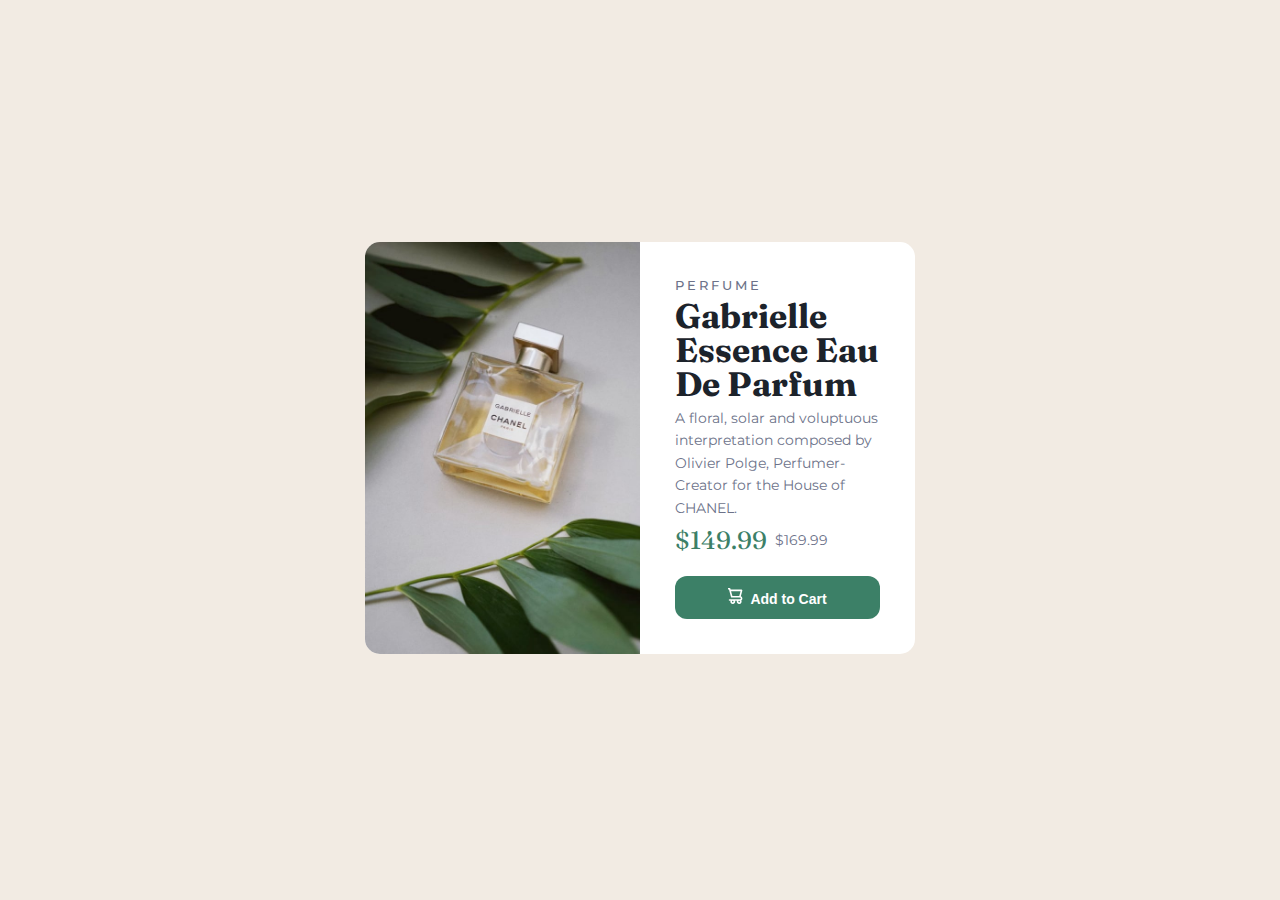
<file: index.html>
<!DOCTYPE html>
<html lang="en">
<head>
  <meta charset="UTF-8">
  <meta name="viewport" content="width=device-width, initial-scale=1.0">
  <link rel="stylesheet" href="style.css">
  <link rel="icon" type="image/png" sizes="32x32" href="./images/favicon-32x32.png">
  <title>Frontend Mentor | Product preview card component</title>
</head>
<body>
    <div class="container">
        <div class="grid">
            <div class="img">
                <img src="images/image-product-desktop.jpg" alt="">
            </div>
            <div class="card-content">
                <h6 class="pro-cat">Perfume</h6>
                <h2 class="pro-name">Gabrielle Essence Eau De Parfum</h2>
                <p class="pro-des">A floral, solar and voluptuous interpretation composed by Olivier Polge, 
                  Perfumer-Creator for the House of CHANEL.</p>
                <div class="price">
                    <p class="current-price">$149.99</p>
                    <p class="old-price">$169.99</p>
                </div>
                <button class="cta"><img src="images/icon-cart.svg" alt="icon-cart">Add to Cart</button>
            </div>
        </div>
    </div>
</body>
</html>
</file>
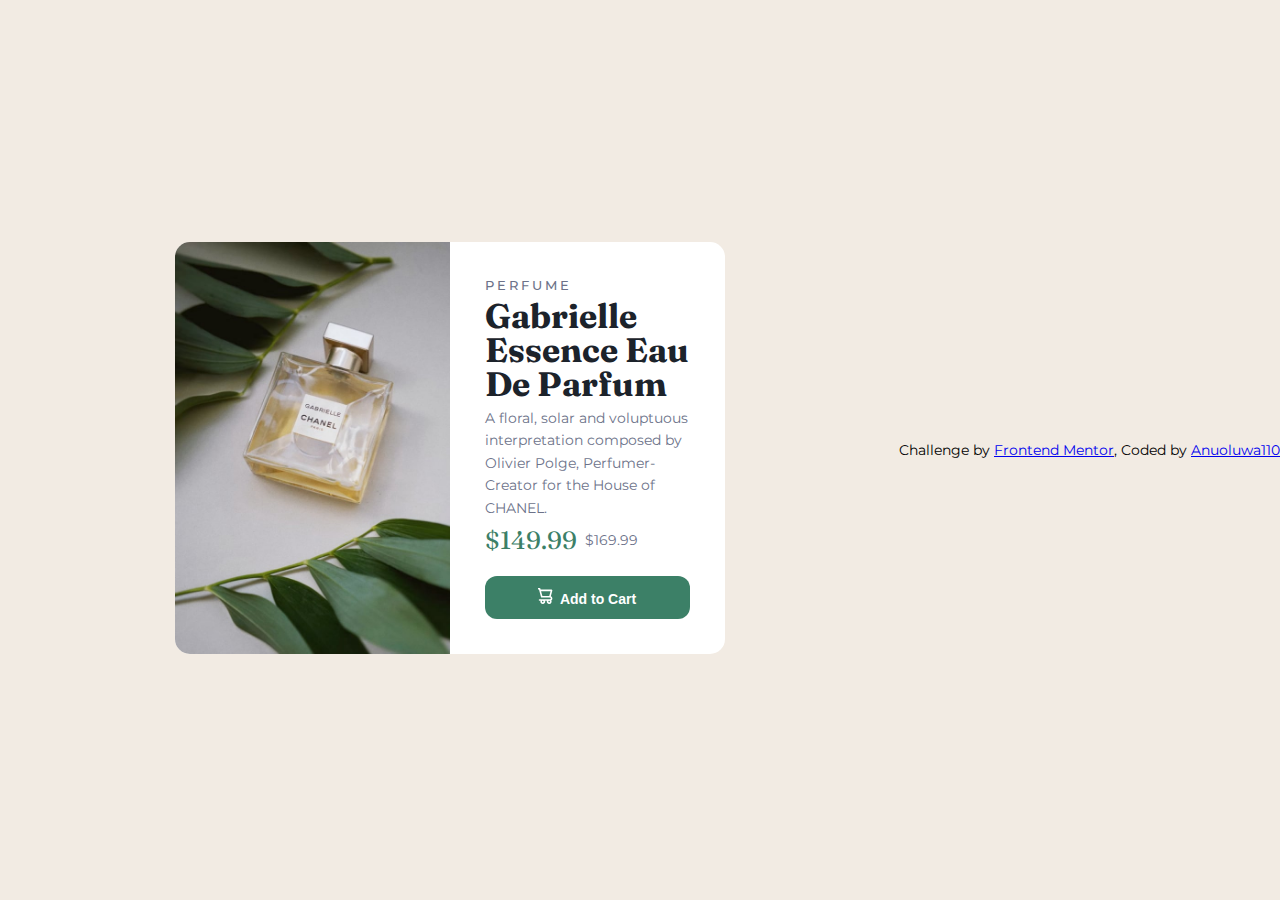
<file: index.html.html>
<!DOCTYPE html>
<html lang="en">
<head>
  <meta charset="UTF-8">
  <meta name="viewport" content="width=device-width, initial-scale=1.0">
  <link rel="stylesheet" href="style.css">
  <link rel="icon" type="image/png" sizes="32x32" href="./images/favicon-32x32.png">
  <title>Frontend Mentor | Product preview card component</title>
</head>
<body>
    <div class="container">
        <div class="grid">
            <div class="img">
                <img src="images/image-product-desktop.jpg" alt="">
            </div>
            <div class="card-content">
                <h6 class="pro-cat">Perfume</h6>
                <h2 class="pro-name">Gabrielle Essence Eau De Parfum</h2>
                <p class="pro-des">A floral, solar and voluptuous interpretation composed by Olivier Polge, 
                  Perfumer-Creator for the House of CHANEL.</p>
                <div class="price">
                    <p class="current-price">$149.99</p>
                    <p class="old-price">$169.99</p>
                </div>
                <button class="cta"><img src="images/icon-cart.svg" alt="icon-cart">Add to Cart</button>
            </div>
        </div>
    </div>

    <footer class="attribution">
        Challenge by
        <a
          class="underline hover:text-primary hover:no-underline"
          href="https://www.frontendmentor.io/"
          target="_blank"
          aria-describedby="Frontend Mentor Website"
          >Frontend Mentor</a
        >, Coded by
        <a
          class="underline hover:text-primary hover:no-underline"
          href="https://github.com/Anuoluwapo-dev"
          target="_blank"
          rel="noopener noreferrer"
          aria-describedby="Anuoluwa110's Github profile"
          >Anuoluwa110</a
        >
    </footer>
  

</body>
</html>
</file>
<file: style.css>
@import url('https://fonts.googleapis.com/css2?family=Fraunces:opsz,wght@9..144,700&family=Montserrat:wght@500&;700&display=swap');

/* font-family: 'Fraunces', serif;
font-family: 'Montserrat', san-serif; */

*{
    margin: 0;
    padding: 0;
    box-sizing: border-box;
}

body{
    font-family: 'Montserrat', sans-serif;
    background-color: hsl(30, 38%, 92%);
    font-size: 14px;
    min-height: 100vh;
    display: flex;
    justify-content: center;
    align-items: center;
}

.container{
    margin: 30px auto;
    padding: 0 30px;
}

.grid{
    max-width: 550px;
    display: inline-grid;
    grid-template-columns: 1fr 1fr ;
    background-color: #fff;
    border-radius: 15px;
    overflow: hidden;
}

.img img{
    max-width: 100%;
    display: inherit;
}

.card-content{
    padding: 35px;
    display: flex;
    flex-direction: column;
    justify-content: space-between;
}

h6.pro-cat{
    text-transform: uppercase;
    letter-spacing: 3px;
    font-size: 13px;
    color: hsl(228, 12%, 48%);
    font-weight: 500;
}

h2.pro-name{
    font-family: 'Fraunces', serif;
    font-size: 34px;
    line-height: 1em;
    color: hsl(212, 21%, 14%);
}

p.pro-des{
    color: hsl(228, 12%, 48%);
    line-height: 1.6em;
}

.price{
    display: flex;
    align-items: center;
}

p.current-price{
    font-family: 'Fraunces', serif;
    color: hsl(158, 36%, 37%);
    font-size: 25px;
}

p.old-price{
    color: hsl(hue, saturation, lightness);
    color: hsl(228, 12%, 48%);
    padding-left: 8px;
}

button.cta{
    background-color: hsl(158, 36%, 37%);
    border: none;
    padding: 12px 0;
    border-radius: 12px;
    color: white;
    margin-top: 15px;
    font-size: 14px;
    font-weight: 700;
    cursor: pointer;
    transition: background-color .3s ease;
    width: 100%;
}

button.cta:hover{
    padding-right: hsl(158, 36%, 23%);
}

button.cta img{
    padding-right: 7px;
}

@media only screen and (max-width: 628px){
    .grid{
        grid-template-columns: 1fr;
    }
    .img img{
        max-height: 450px;
        width: 100%;
        object-fit: cover;
    }
    .card-content{
        display: block;
    }
    h6.pro-cat, h2.pro-name, p.pro-des, .price{
        padding-bottom: 23px;
    }
}

@media only screen and (max-width: 375px){
    .container{
        margin: 15px auto;
        padding: 0 15px;
    }
    .img img{
        max-height: 290px;
    }
    .card-content{
        padding: 24px;
    }
    h6.pro-cat, h2.pro-name, p.pro-des, .price{
        padding-bottom: 16px;
    }
    h2.pro-name{
        font-size: 28px;
    }
    p.pro-des{
        font-size: 12px;
    }
    p.current-price{
        font-size: 23px;
    }
    button.cta{
        padding: 15px 0;
        font-size: 13px;
    }
}
</file>
